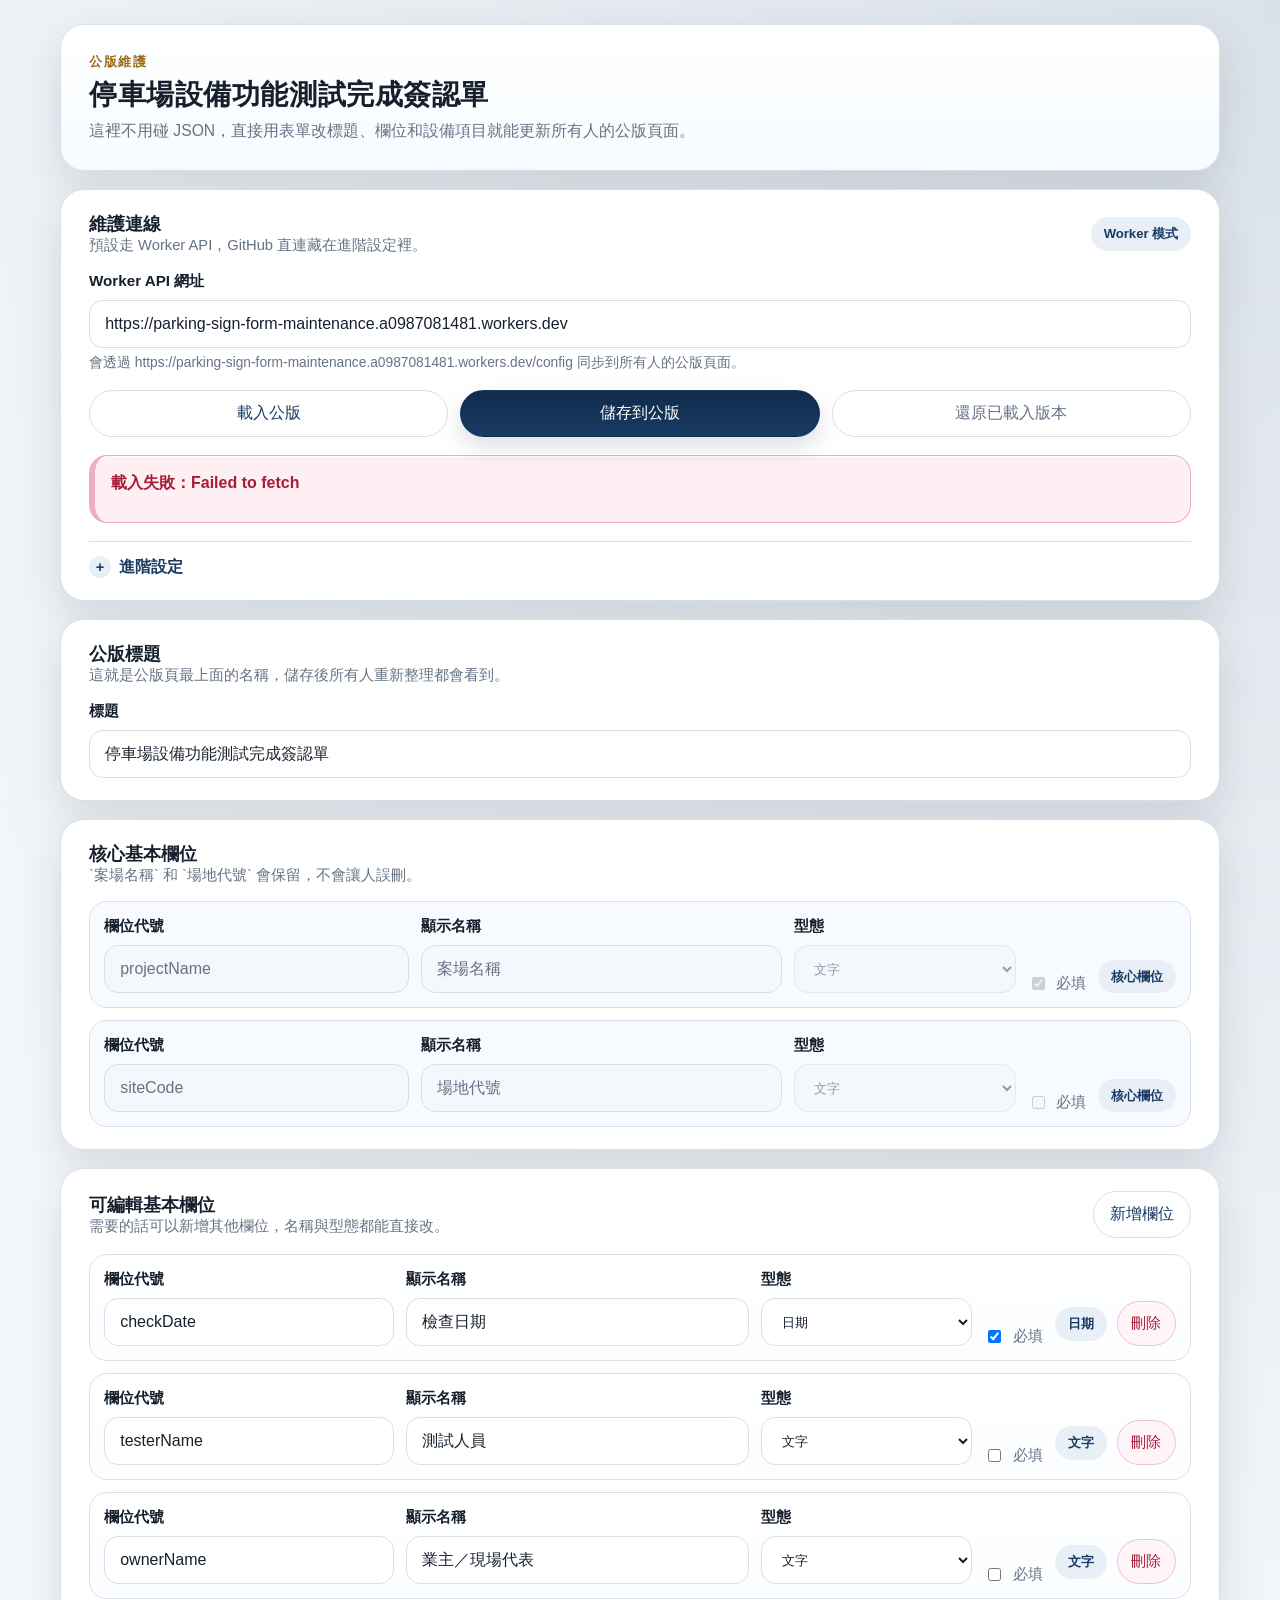
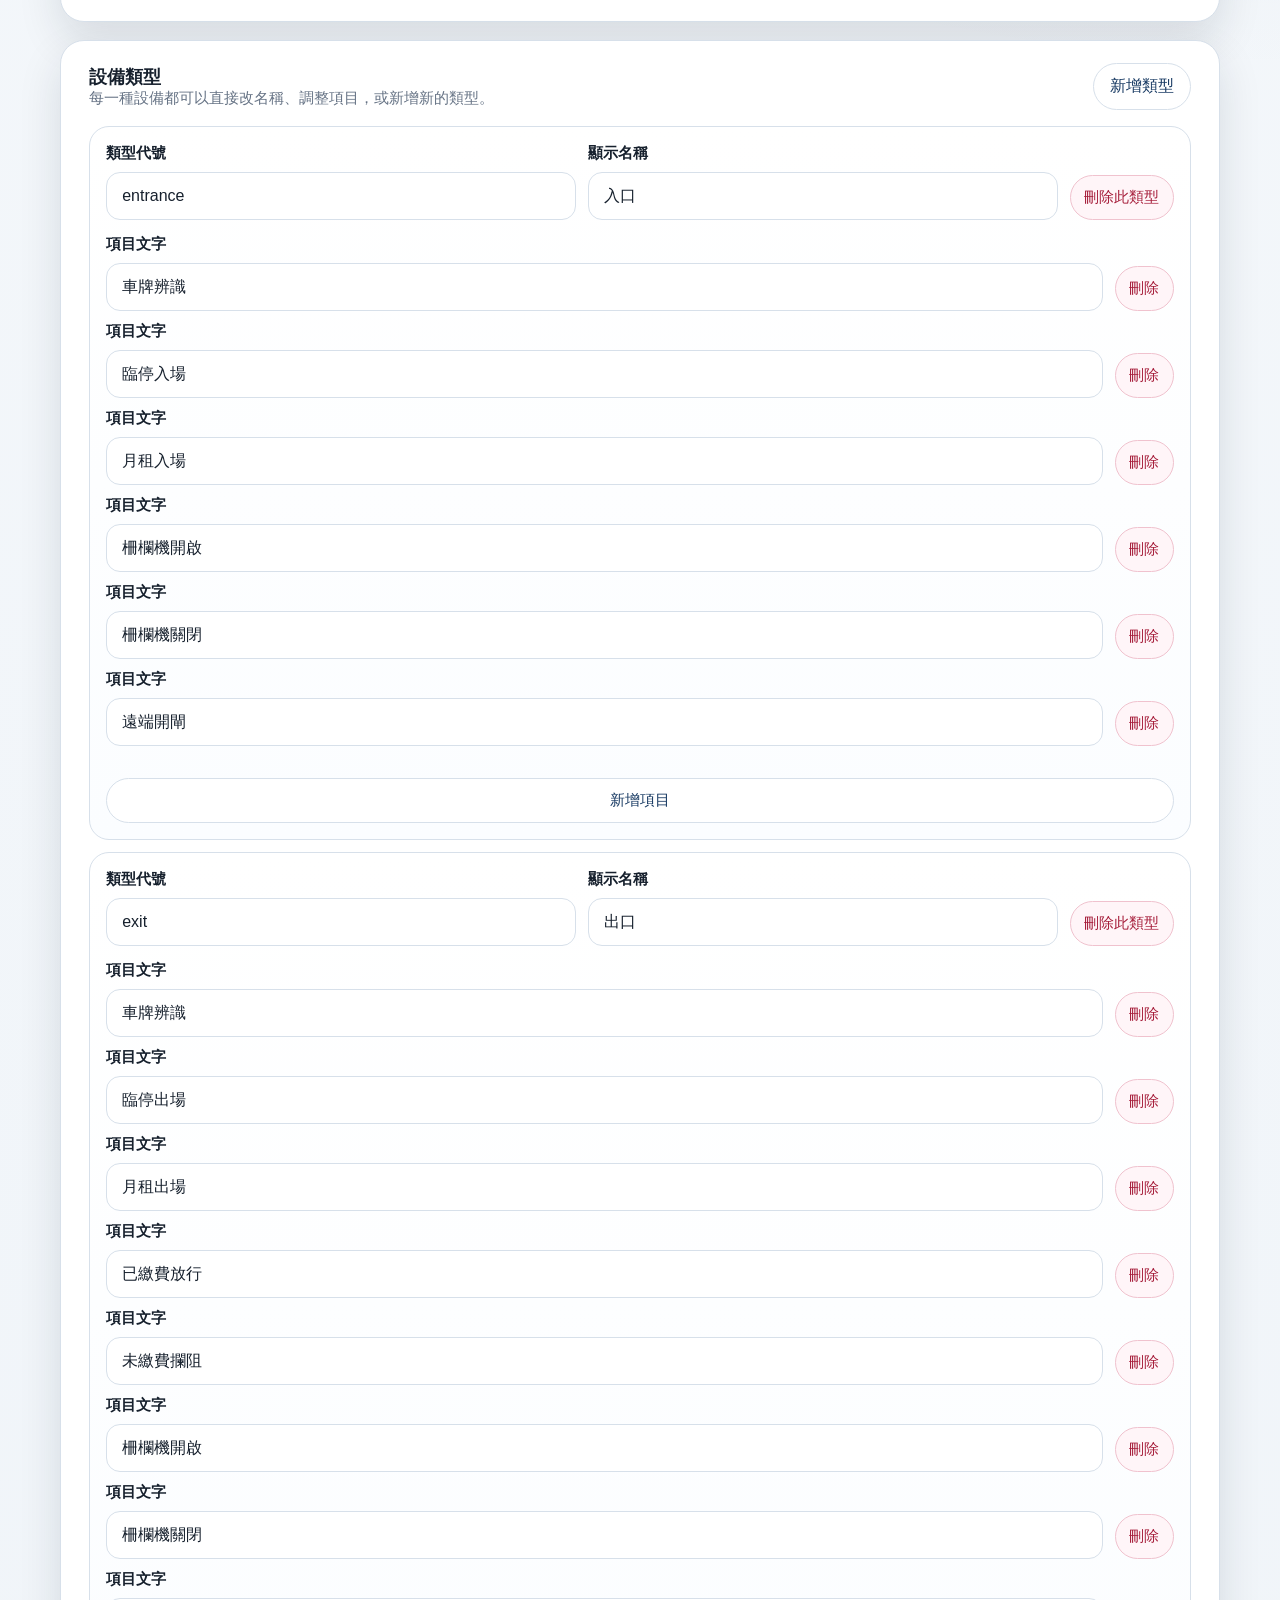
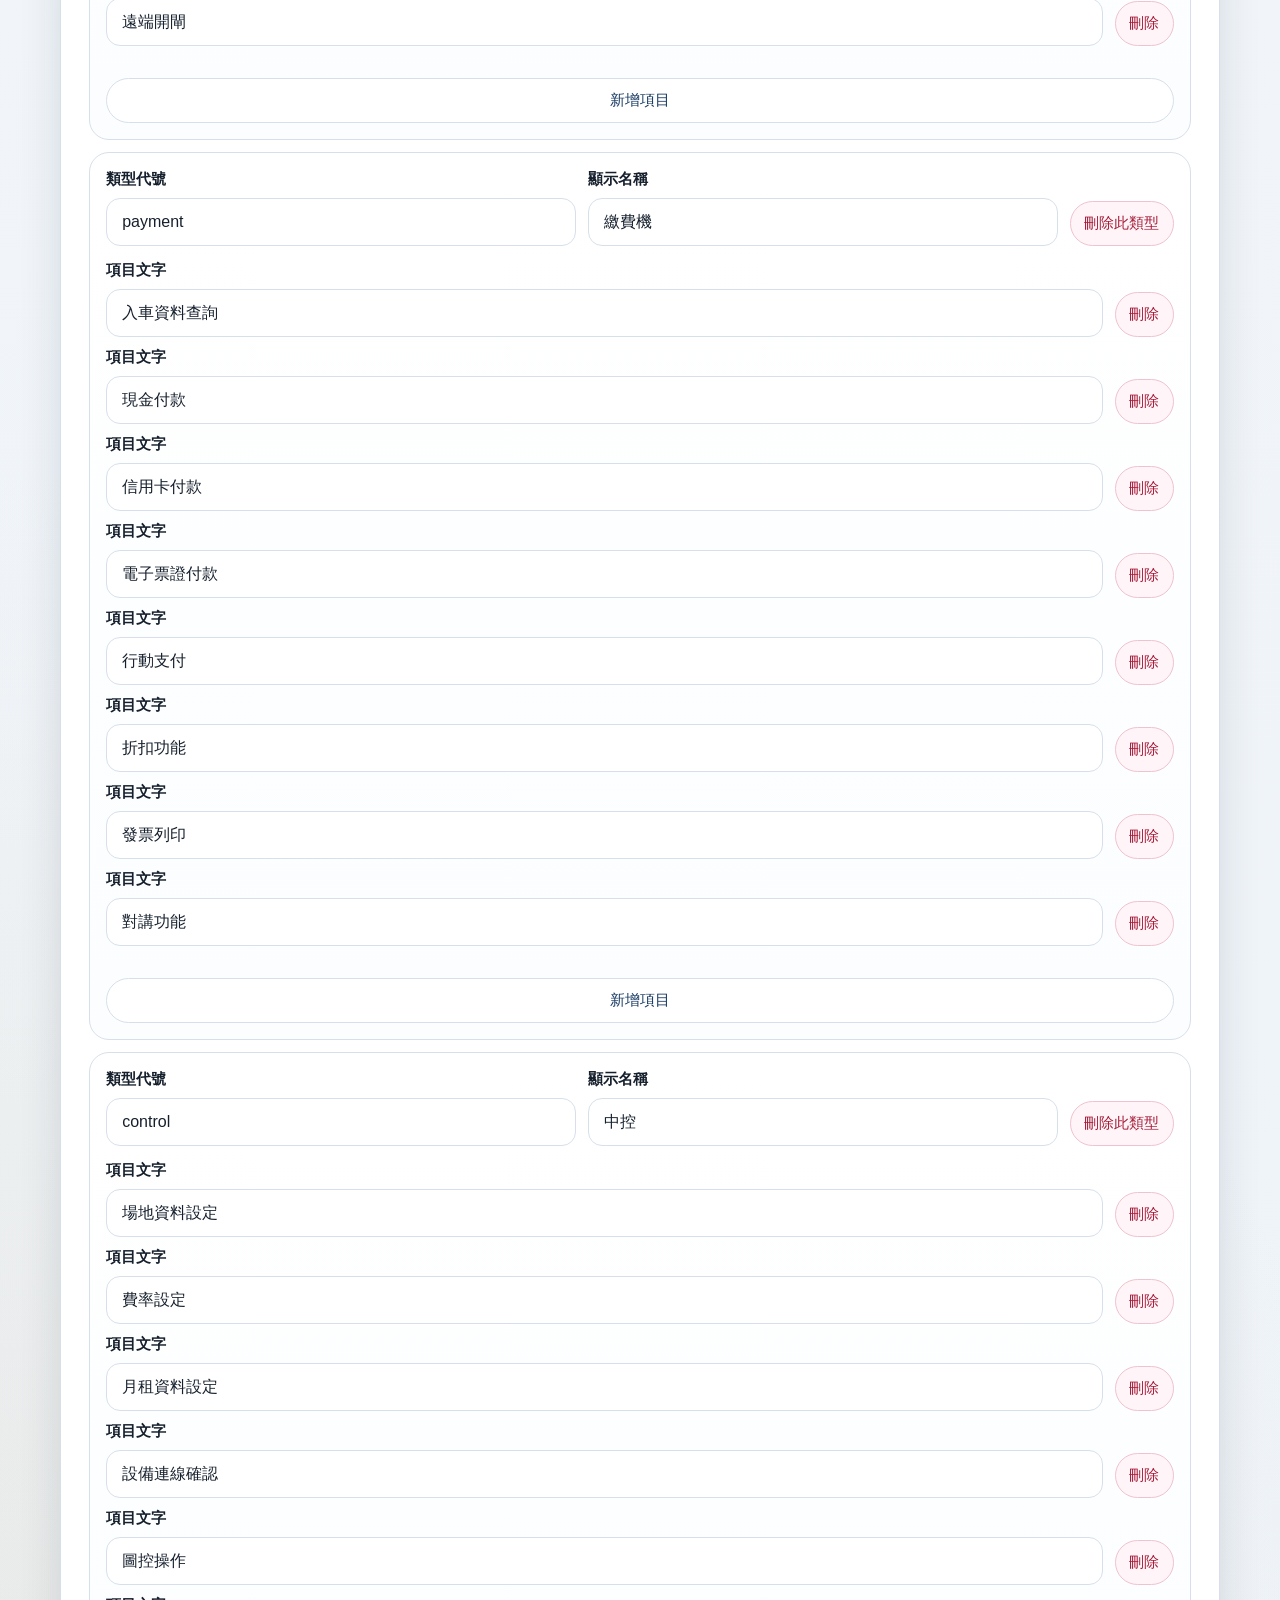
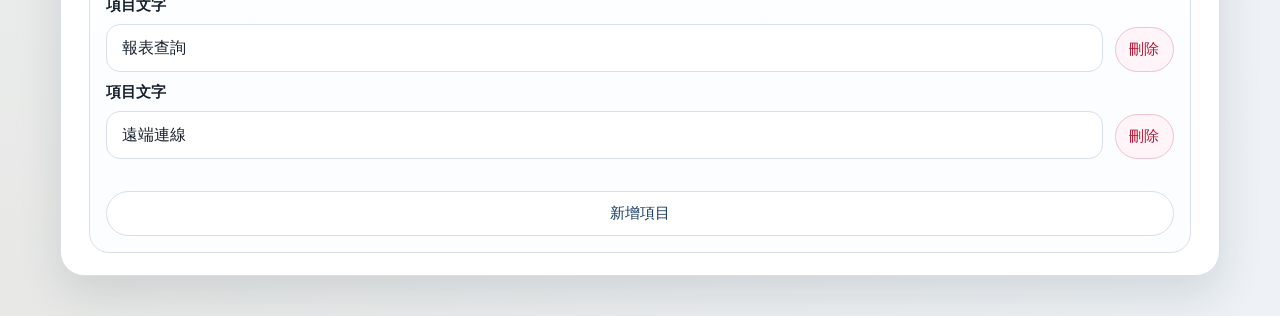
<file: admin.html>
<!doctype html>
<html lang="zh-Hant">
  <head>
    <meta charset="UTF-8" />
    <meta name="viewport" content="width=device-width, initial-scale=1.0" />
    <title>停車場設備功能測試完成簽認單 - 維護頁</title>
    <link rel="stylesheet" href="style.css?v=20260908-1" />
    <script src="config.js?v=20260908-1" defer></script>
    <script src="maintenance-settings.js?v=20260908-1" defer></script>
    <script src="config-loader.js?v=20260908-1" defer></script>
    <script src="github-contents.js?v=20260908-1" defer></script>
    <script src="maintenance-sync.js?v=20260908-1" defer></script>
    <script src="admin-config-form.js?v=20260908-1" defer></script>
    <script src="admin.js?v=20260908-1" defer></script>
  </head>
  <body class="admin-page">
    <main class="admin-shell">
      <section class="admin-hero">
        <p class="form-kicker">公版維護</p>
        <h1>停車場設備功能測試完成簽認單</h1>
        <p class="admin-lead">這裡不用碰 JSON，直接用表單改標題、欄位和設備項目就能更新所有人的公版頁面。</p>
      </section>

      <section class="admin-card">
        <div class="section-title">
          <div>
            <h2>維護連線</h2>
            <p>預設走 Worker API，GitHub 直連藏在進階設定裡。</p>
          </div>
          <span id="backend-mode-pill" class="field-pill field-pill--locked">未設定</span>
        </div>

        <div class="field-grid admin-settings-grid">
          <div class="field admin-api-field">
            <label for="api-base-url">Worker API 網址</label>
            <input id="api-base-url" type="url" placeholder="https://example.workers.dev" autocomplete="off" />
            <p id="backend-hint" class="field-help">填入 Worker 後，儲存就會同步到所有人的公版頁面。</p>
          </div>
        </div>

        <div class="inline-actions">
          <button id="load-button" type="button" class="secondary">載入公版</button>
          <button id="save-button" type="button" class="primary">儲存到公版</button>
          <button id="reset-button" type="button" class="ghost">還原已載入版本</button>
        </div>

        <p id="admin-status" class="config-status admin-status-banner" aria-live="polite" aria-atomic="true"></p>

        <details class="admin-advanced">
          <summary>進階設定</summary>
          <div class="admin-advanced__body">
            <p class="admin-advanced__note">只有 Worker 還沒建好，或要暫時直連 GitHub 時才需要這裡。</p>

            <div class="field-grid admin-settings-grid">
              <div class="field">
                <label for="repo-owner">Repo Owner</label>
                <input id="repo-owner" type="text" autocomplete="off" />
              </div>
              <div class="field">
                <label for="repo-name">Repo Name</label>
                <input id="repo-name" type="text" autocomplete="off" />
              </div>
              <div class="field">
                <label for="repo-branch">Branch</label>
                <input id="repo-branch" type="text" autocomplete="off" />
              </div>
              <div class="field">
                <label for="config-path">config.json 路徑</label>
                <input id="config-path" type="text" autocomplete="off" />
              </div>
              <div class="field admin-token-field">
                <label for="github-token">GitHub Token</label>
                <input id="github-token" type="password" autocomplete="off" />
                <label class="checkbox-inline">
                  <input id="remember-token" type="checkbox" />
                  記住這個 Token
                </label>
              </div>
            </div>
          </div>
        </details>
      </section>

      <section class="admin-card">
        <div class="section-title">
          <div>
            <h2>公版標題</h2>
            <p>這就是公版頁最上面的名稱，儲存後所有人重新整理都會看到。</p>
          </div>
        </div>

        <div class="field">
          <label for="config-title">標題</label>
          <input id="config-title" type="text" autocomplete="off" />
        </div>
      </section>

      <section class="admin-card">
        <div class="section-title">
          <div>
            <h2>核心基本欄位</h2>
            <p>`案場名稱` 和 `場地代號` 會保留，不會讓人誤刪。</p>
          </div>
        </div>

        <div id="core-basic-fields" class="field-list"></div>
      </section>

      <section class="admin-card">
        <div class="section-title">
          <div>
            <h2>可編輯基本欄位</h2>
            <p>需要的話可以新增其他欄位，名稱與型態都能直接改。</p>
          </div>
          <button id="add-basic-field" type="button" class="secondary">新增欄位</button>
        </div>

        <div id="basic-fields-list" class="field-list"></div>
      </section>

      <section class="admin-card">
        <div class="section-title">
          <div>
            <h2>設備類型</h2>
            <p>每一種設備都可以直接改名稱、調整項目，或新增新的類型。</p>
          </div>
          <button id="add-device-type" type="button" class="secondary">新增類型</button>
        </div>

        <div id="device-types-list" class="device-type-list"></div>
      </section>
    </main>
  </body>
</html>
</file>
<file: style.css>
:root {
  --bg: #eef3f8;
  --paper: #ffffff;
  --paper-soft: #f8fbfe;
  --text: #16202d;
  --muted: #667385;
  --line: #d7e0ea;
  --primary: #183a63;
  --primary-strong: #102b4b;
  --primary-soft: #e8eff7;
  --accent: #9b6b15;
  --danger: #a61d3a;
  --shadow: 0 18px 44px rgba(18, 30, 48, 0.12);
  --radius-xl: 24px;
  --radius-lg: 18px;
  --radius-md: 14px;
  --radius-sm: 10px;
}

* {
  box-sizing: border-box;
}

html {
  -webkit-text-size-adjust: 100%;
}

body {
  margin: 0;
  color: var(--text);
  font-family: "Noto Sans TC", "PingFang TC", "Microsoft JhengHei", sans-serif;
  background:
    radial-gradient(circle at top right, rgba(24, 58, 99, 0.12), transparent 32%),
    radial-gradient(circle at bottom left, rgba(155, 107, 21, 0.08), transparent 28%),
    linear-gradient(180deg, #f5f8fb 0%, var(--bg) 100%);
}

body.exporting {
  background: #fff;
}

button,
input,
textarea {
  font: inherit;
}

button {
  border: 1px solid transparent;
  border-radius: 999px;
  min-height: 44px;
  padding: 0.75rem 1rem;
  cursor: pointer;
  transition:
    transform 0.15s ease,
    box-shadow 0.15s ease,
    background-color 0.15s ease,
    color 0.15s ease,
    border-color 0.15s ease;
}

button:hover {
  transform: translateY(-1px);
}

button:active {
  transform: translateY(0);
}

button.primary {
  color: #fff;
  background: linear-gradient(180deg, var(--primary-strong), var(--primary));
  box-shadow: 0 10px 22px rgba(24, 58, 99, 0.16);
}

button.secondary {
  color: var(--primary);
  background: #fff;
  border-color: var(--line);
}

button.ghost {
  color: var(--muted);
  background: #fff;
  border-color: var(--line);
}

button.danger {
  color: var(--danger);
  background: #fff5f8;
  border-color: #f0c2ce;
}

button.small {
  min-height: 38px;
  padding-inline: 0.85rem;
  font-size: 0.92rem;
}

#app {
  width: min(1160px, calc(100% - 32px));
  margin: 0 auto;
  padding: 24px 0 40px;
}

.form-paper {
  overflow: hidden;
  border: 1px solid var(--line);
  border-radius: var(--radius-xl);
  background: var(--paper);
  box-shadow: var(--shadow);
}

.form-header {
  padding: 28px 28px 18px;
  background:
    linear-gradient(180deg, #ffffff 0%, #f8fbff 100%);
  border-bottom: 1px solid var(--line);
}

.form-kicker {
  margin: 0 0 8px;
  font-size: 0.82rem;
  font-weight: 700;
  letter-spacing: 0.12em;
  text-transform: uppercase;
  color: var(--accent);
}

#form-title {
  margin: 0;
  font-size: clamp(1.6rem, 2vw, 2.3rem);
  line-height: 1.2;
  letter-spacing: 0.02em;
}

.form-lead {
  margin: 10px 0 0;
  color: var(--muted);
  font-size: 0.96rem;
}

.config-status {
  margin: 14px 0 0;
  min-height: 1.25rem;
  color: var(--muted);
  font-size: 0.86rem;
  line-height: 1.5;
}

.config-status[data-tone='success'] {
  color: #0f6d3a;
}

.config-status[data-tone='warn'] {
  color: #8a5a00;
}

.config-status[data-tone='error'] {
  color: var(--danger);
}

.admin-page .config-status.admin-status-banner {
  margin-top: 18px;
  padding: 14px 16px;
  border: 1px solid #c9d7e7;
  border-left-width: 6px;
  border-radius: 18px;
  background: #eef4fb;
  color: var(--primary-strong);
  font-size: 1rem;
  font-weight: 700;
  line-height: 1.65;
  min-height: 68px;
  box-shadow: inset 0 1px 0 rgba(255, 255, 255, 0.85);
  scroll-margin-top: 16px;
}

.admin-page .config-status.admin-status-banner[data-tone='success'] {
  background: #ecf8ef;
  border-color: #9fd1b1;
  color: #0f6d3a;
}

.admin-page .config-status.admin-status-banner[data-tone='warn'] {
  background: #fff7e2;
  border-color: #e6c26a;
  color: #8a5a00;
}

.admin-page .config-status.admin-status-banner[data-tone='error'] {
  background: #fdeff2;
  border-color: #eeaebd;
  color: var(--danger);
}

.admin-shell {
  width: min(1160px, calc(100% - 32px));
  margin: 0 auto;
  padding: 24px 0 40px;
  display: grid;
  gap: 18px;
}

.admin-hero,
.admin-card {
  border: 1px solid var(--line);
  border-radius: var(--radius-xl);
  background: var(--paper);
  box-shadow: var(--shadow);
}

.admin-hero {
  padding: 28px;
  background:
    linear-gradient(180deg, #ffffff 0%, #f7fbff 100%);
}

.admin-hero h1 {
  margin: 0;
  font-size: clamp(1.7rem, 2.2vw, 2.4rem);
  line-height: 1.15;
  letter-spacing: 0.02em;
}

.admin-lead {
  margin: 10px 0 0;
  color: var(--muted);
  font-size: 0.98rem;
}

.admin-card {
  padding: 22px 28px;
}

.admin-settings-grid {
  margin-top: 14px;
}

.admin-api-field {
  grid-column: 1 / -1;
}

.admin-token-field {
  grid-column: 1 / -1;
}

.admin-card .section-title {
  margin-bottom: 16px;
}

.admin-advanced {
  margin-top: 18px;
  padding-top: 14px;
  border-top: 1px solid var(--line);
}

.admin-advanced > summary {
  display: flex;
  align-items: center;
  gap: 8px;
  cursor: pointer;
  font-weight: 700;
  color: var(--primary);
  list-style: none;
}

.admin-advanced > summary::-webkit-details-marker {
  display: none;
}

.admin-advanced > summary::before {
  content: '+';
  display: inline-flex;
  align-items: center;
  justify-content: center;
  width: 22px;
  height: 22px;
  border-radius: 999px;
  background: var(--primary-soft);
  color: var(--primary);
  font-size: 0.9rem;
  line-height: 1;
}

.admin-advanced[open] > summary::before {
  content: '–';
}

.admin-advanced__body {
  margin-top: 12px;
}

.admin-advanced__note {
  margin: 0 0 12px;
  color: var(--muted);
  font-size: 0.92rem;
}

.field-list,
.device-type-list {
  display: flex;
  flex-direction: column;
  gap: 12px;
}

.field-row {
  display: grid;
  grid-template-columns: minmax(0, 1.1fr) minmax(0, 1.3fr) minmax(150px, 0.8fr) auto auto;
  align-items: end;
  gap: 12px;
  padding: 14px;
  border: 1px solid var(--line);
  border-radius: var(--radius-lg);
  background: linear-gradient(180deg, #fff 0%, #fbfdff 100%);
}

.field-row--locked {
  background: #f7fbff;
}

.field-row .field {
  min-width: 0;
}

.field-row__meta {
  display: flex;
  align-items: center;
  justify-content: flex-end;
  flex-wrap: wrap;
  gap: 10px;
}

.field-pill {
  display: inline-flex;
  align-items: center;
  gap: 6px;
  padding: 0.48rem 0.8rem;
  border-radius: 999px;
  background: var(--primary-soft);
  color: var(--primary);
  font-size: 0.82rem;
  font-weight: 700;
  white-space: nowrap;
}

.field-pill--locked {
  background: #eef3f8;
  color: var(--muted);
}

.field-inline {
  justify-self: start;
}

.field-row .field input,
.field-row .field textarea,
.field-row .field select,
.device-type-card .field input,
.device-type-card .field textarea,
.device-type-card .field select {
  width: 100%;
  min-height: 48px;
  padding: 0.8rem 0.95rem;
  border: 1px solid var(--line);
  border-radius: var(--radius-md);
  background: #fff;
  color: var(--text);
  transition: border-color 0.15s ease, box-shadow 0.15s ease;
}

.field-row .field textarea {
  min-height: 96px;
}

.field-row .field input:focus,
.field-row .field textarea:focus,
.field-row .field select:focus,
.device-type-card .field input:focus,
.device-type-card .field textarea:focus,
.device-type-card .field select:focus {
  outline: none;
  border-color: #8fa5bf;
  box-shadow: 0 0 0 3px rgba(24, 58, 99, 0.12);
}

.field-row .field input:disabled,
.field-row .field textarea:disabled,
.field-row .field select:disabled,
.device-type-card .field input:disabled,
.device-type-card .field textarea:disabled,
.device-type-card .field select:disabled {
  color: var(--muted);
  background: #f4f7fb;
}

.device-type-card {
  display: grid;
  gap: 14px;
  padding: 16px;
  border: 1px solid var(--line);
  border-radius: 20px;
  background: linear-gradient(180deg, #fff 0%, #fbfdff 100%);
}

.device-type-card__head {
  display: grid;
  grid-template-columns: repeat(2, minmax(0, 1fr)) auto;
  gap: 12px;
  align-items: end;
}

.device-type-card__head .field {
  min-width: 0;
}

.device-item-list {
  display: flex;
  flex-direction: column;
  gap: 10px;
}

.device-item-row {
  display: grid;
  grid-template-columns: minmax(0, 1fr) auto;
  gap: 12px;
  align-items: end;
}

.device-item-row__field {
  margin: 0;
}

.device-type-actions {
  margin-top: 0;
}

.checkbox-inline {
  display: inline-flex;
  align-items: center;
  gap: 0.55rem;
  margin-top: 0.75rem;
  color: var(--muted);
  font-size: 0.92rem;
}

.inline-actions {
  display: flex;
  flex-wrap: wrap;
  gap: 12px;
  margin-top: 18px;
}

.inline-actions button {
  flex: 1 1 180px;
}

.section-card {
  padding: 22px 28px;
  border-bottom: 1px solid var(--line);
}

.section-title {
  display: flex;
  align-items: center;
  justify-content: space-between;
  gap: 12px;
  margin: 0 0 14px;
}

.section-title h2,
.section-title h3 {
  margin: 0;
  font-size: 1.1rem;
}

.section-title p {
  margin: 0;
  color: var(--muted);
  font-size: 0.92rem;
}

.field-grid {
  display: grid;
  grid-template-columns: repeat(2, minmax(0, 1fr));
  gap: 16px;
}

.field {
  display: flex;
  flex-direction: column;
  gap: 8px;
}

.field label {
  font-size: 0.95rem;
  font-weight: 700;
}

.required-mark {
  margin-left: 4px;
  color: var(--accent);
}

.field input,
.field textarea {
  width: 100%;
  min-height: 48px;
  padding: 0.8rem 0.95rem;
  border: 1px solid var(--line);
  border-radius: var(--radius-md);
  background: #fff;
  color: var(--text);
  transition: border-color 0.15s ease, box-shadow 0.15s ease;
}

.field select {
  width: 100%;
  min-height: 48px;
  padding: 0.8rem 0.95rem;
  border: 1px solid var(--line);
  border-radius: var(--radius-md);
  background: #fff;
  color: var(--text);
}

.field textarea {
  min-height: 120px;
  resize: vertical;
}

.export-note-text {
  display: none;
}

.field input:focus,
.field textarea:focus,
.field select:focus,
.device-card input:focus,
.device-card select:focus,
.signature-card canvas:focus {
  outline: none;
  border-color: #8fa5bf;
  box-shadow: 0 0 0 3px rgba(24, 58, 99, 0.12);
}

.field input:disabled,
.field textarea:disabled,
.field select:disabled {
  color: var(--muted);
  background: #f4f7fb;
}

.field-help {
  margin: -2px 0 0;
  font-size: 0.86rem;
  color: var(--muted);
}

.device-action-grid {
  display: flex;
  flex-wrap: wrap;
  gap: 12px;
}

.device-list {
  display: flex;
  flex-direction: column;
  gap: 16px;
  padding: 18px 28px 22px;
  border-bottom: 1px solid var(--line);
}

.device-card {
  padding: 18px;
  border: 1px solid var(--line);
  border-radius: 20px;
  background: linear-gradient(180deg, #fff 0%, #fbfdff 100%);
  break-inside: avoid;
  page-break-inside: avoid;
}

.device-card__head {
  display: flex;
  justify-content: space-between;
  align-items: flex-start;
  gap: 12px;
  margin-bottom: 14px;
}

.device-card__title {
  margin: 0;
  font-size: 1.12rem;
}

.device-card__meta {
  margin-top: 4px;
  color: var(--muted);
  font-size: 0.92rem;
}

.device-fields {
  display: grid;
  grid-template-columns: repeat(2, minmax(0, 1fr));
  gap: 12px;
  margin-bottom: 16px;
}

.device-field {
  display: flex;
  flex-direction: column;
  gap: 8px;
}

.device-field label {
  font-size: 0.9rem;
  font-weight: 700;
}

.device-field input {
  width: 100%;
  min-height: 46px;
  padding: 0.75rem 0.9rem;
  border: 1px solid var(--line);
  border-radius: var(--radius-md);
  background: #fff;
}

.device-items {
  display: grid;
  grid-template-columns: repeat(2, minmax(0, 1fr));
  gap: 10px 12px;
}

.check-item {
  display: flex;
  align-items: flex-start;
  gap: 10px;
  padding: 10px 12px;
  border: 1px solid #e2e8f0;
  border-radius: 14px;
  background: #fff;
}

.check-item input {
  width: 20px;
  height: 20px;
  margin-top: 2px;
  flex: 0 0 auto;
  accent-color: var(--primary);
}

.check-item span {
  line-height: 1.4;
}

.device-actions {
  display: flex;
  flex-wrap: wrap;
  gap: 10px;
  margin-top: 14px;
}

.empty-state {
  padding: 18px;
  border: 1px dashed var(--line);
  border-radius: 16px;
  background: var(--paper-soft);
  color: var(--muted);
}

.signature-summary-grid {
  display: grid;
  grid-template-columns: repeat(2, minmax(0, 1fr));
  gap: 16px;
}

.signature-workspace {
  display: grid;
  grid-template-columns: minmax(0, 1fr);
  gap: 16px;
}

.signature-summary-card {
  display: grid;
  gap: 12px;
  padding: 16px;
  border: 1px solid var(--line);
  border-radius: 20px;
  background: linear-gradient(180deg, #fff 0%, #fbfdff 100%);
}

.signature-summary-card--signed {
  border-color: #9fd1b1;
  background: linear-gradient(180deg, #f4fbf6 0%, #ffffff 100%);
}

.signature-summary-card__head {
  display: flex;
  align-items: flex-start;
  justify-content: space-between;
  gap: 10px;
}

.signature-summary-card__title {
  margin: 0;
  font-size: 1.02rem;
}

.signature-summary-card__status {
  display: inline-flex;
  align-items: center;
  padding: 0.4rem 0.7rem;
  border-radius: 999px;
  background: #eef4fb;
  color: var(--primary);
  font-size: 0.82rem;
  font-weight: 700;
  white-space: nowrap;
}

.signature-summary-card__status--signed {
  background: #ecf8ef;
  color: #0f6d3a;
}

.signature-preview {
  min-height: 160px;
  display: flex;
  align-items: center;
  justify-content: center;
  padding: 14px;
  border: 1px dashed #cfd7e3;
  border-radius: 16px;
  background: #f8fbfe;
  overflow: hidden;
}

.signature-preview--signed {
  border-style: solid;
  background: #fff;
}

.signature-preview img {
  display: block;
  width: 100%;
  height: 100%;
  object-fit: contain;
}

.signature-preview__empty {
  margin: 0;
  color: var(--muted);
  font-weight: 600;
}

.signature-grid {
  display: grid;
  grid-template-columns: repeat(2, minmax(0, 1fr));
  gap: 16px;
}

.signature-intro {
  margin: 0 0 14px;
  padding: 12px 14px;
  border-radius: 14px;
  background: #f4f7fb;
  color: var(--text);
}

.signature-card {
  padding: 16px;
  border: 1px solid var(--line);
  border-radius: 18px;
  background: #fff;
  break-inside: avoid;
  page-break-inside: avoid;
}

.signature-card__head {
  display: flex;
  align-items: flex-start;
  justify-content: space-between;
  gap: 12px;
  margin-bottom: 10px;
}

.signature-card__title {
  margin: 0;
  font-size: 1rem;
}

.signature-card__note {
  margin: 6px 0 0;
  color: var(--muted);
  font-size: 0.88rem;
}

.signature-signer-switcher {
  display: flex;
  flex-wrap: wrap;
  gap: 10px;
  margin: 12px 0 8px;
}

.signature-signer-switcher__button {
  flex: 1 1 220px;
  text-align: left;
  line-height: 1.35;
}

.signature-signer-switcher__button.is-active,
.signature-signer-switcher__button[aria-pressed='true'] {
  background: #183a63;
  border-color: #183a63;
  color: #fff;
  box-shadow: 0 10px 20px rgba(24, 58, 99, 0.18);
}

.signature-switcher-help {
  margin: 0 0 14px;
  color: var(--muted);
  font-size: 0.92rem;
}

.signature-canvas {
  display: block;
  width: 100%;
  height: 180px;
  border: 1px solid #cfd7e3;
  border-radius: 16px;
  background:
    linear-gradient(180deg, #fff 0%, #fbfdff 100%);
  touch-action: none;
}

.signature-actions {
  display: flex;
  justify-content: flex-end;
  gap: 10px;
  margin-top: 12px;
}

.signature-editor-toolbar {
  display: flex;
  flex-wrap: wrap;
  gap: 12px;
  margin: 18px 0 4px;
  padding: 12px;
  border: 1px solid var(--line);
  border-radius: 18px;
  background: rgba(255, 255, 255, 0.92);
  backdrop-filter: blur(8px);
  position: sticky;
  top: 12px;
  z-index: 2;
  box-shadow: 0 8px 20px rgba(18, 30, 48, 0.1);
}

.signature-editor-toolbar button {
  flex: 1 1 180px;
}

body.signature-mode {
  overflow: hidden;
}

body.signature-mode #app {
  width: min(1160px, calc(100% - 16px));
  height: 100dvh;
  padding: 12px 0;
  box-sizing: border-box;
}

body.signature-mode .form-paper {
  height: 100%;
  min-height: 0;
  display: flex;
  flex-direction: column;
}

body.signature-mode #basic-section,
body.signature-mode #device-action-section,
body.signature-mode #device-list,
body.signature-mode #note-section,
body.signature-mode #form-footer,
body.signature-mode #action-buttons {
  display: none !important;
}

body.signature-mode #signature-section {
  flex: 1 1 auto;
  min-height: 0;
  overflow-y: auto;
  -webkit-overflow-scrolling: touch;
  touch-action: pan-y;
  overscroll-behavior-y: contain;
  padding-bottom: calc(22px + env(safe-area-inset-bottom) + 96px);
  scroll-padding-bottom: calc(96px + env(safe-area-inset-bottom));
}

body.signature-mode .signature-summary-actions {
  display: none;
}

body.signature-mode .signature-intro {
  background: #eef4fb;
}

body.signature-mode .signature-workspace {
  margin-top: 6px;
}

body.signature-mode .signature-card {
  padding: 18px;
  border-radius: 22px;
}

body.signature-mode .signature-canvas {
  height: min(44vh, 420px);
}

.form-footer {
  padding: 18px 28px 24px;
}

.form-footer__row {
  display: flex;
  justify-content: space-between;
  gap: 12px;
  color: var(--muted);
  font-size: 0.92rem;
}

.form-footer__row strong {
  color: var(--text);
}

.action-bar {
  display: flex;
  flex-wrap: wrap;
  gap: 12px;
  padding-top: 20px;
}

.action-bar button {
  flex: 1 1 180px;
}

.no-print {
  /* 於列印與匯出模式中隱藏。 */
}

.exporting .no-print,
.exporting #device-action-section,
.exporting .empty-state-action,
.exporting .signature-actions,
.exporting .signature-editor-toolbar,
.exporting .signature-summary-actions,
.exporting .device-actions,
.exporting #action-buttons {
  display: none !important;
}

.exporting #app {
  width: min(980px, calc(100% - 16px));
}

.exporting .form-paper {
  box-shadow: none;
}

.exporting body {
  background: #fff;
}

.exporting .form-header,
.exporting .section-card,
.exporting .device-list,
.exporting .device-card,
.exporting .device-type-card,
.exporting .signature-card,
.exporting .signature-summary-card,
.exporting .signature-preview,
.exporting .signature-intro,
.exporting .form-footer {
  background: #fff !important;
  background-image: none !important;
  box-shadow: none !important;
}

.exporting .field-row,
.exporting .check-item,
.exporting .device-item {
  background: #fff !important;
  box-shadow: none !important;
}

.exporting #overall-note {
  display: none !important;
}

.exporting .export-note-text {
  display: block;
  min-height: 120px;
  padding: 0.8rem 0.95rem;
  border: 1px solid var(--line);
  border-radius: var(--radius-md);
  background: #fff;
  color: var(--text);
  white-space: pre-wrap;
  overflow-wrap: anywhere;
  word-break: break-word;
}

.exporting .signature-summary-grid,
.exporting .signature-grid {
  grid-template-columns: minmax(0, 1fr);
}

@media (max-width: 860px) {
  #app {
    width: min(100%, calc(100% - 18px));
    padding-top: 12px;
  }

  .field-grid,
  .device-fields,
  .device-items,
  .signature-grid,
  .signature-summary-grid,
  .signature-workspace {
    grid-template-columns: 1fr;
  }

  .section-card,
  .device-list,
  .form-header,
  .form-footer {
    padding-left: 16px;
    padding-right: 16px;
  }

  .device-card__head,
  .signature-card__head,
  .form-footer__row {
    flex-direction: column;
    align-items: flex-start;
  }

  .action-bar button {
    flex-basis: 100%;
  }

  .admin-shell {
    width: min(100%, calc(100% - 18px));
    padding-top: 12px;
  }

  .admin-hero,
  .admin-card {
    padding-left: 16px;
    padding-right: 16px;
  }

  .inline-actions button {
    flex-basis: 100%;
  }

  .field-row,
  .device-type-card__head,
  .device-item-row {
    grid-template-columns: 1fr;
  }

  .field-row__meta {
    justify-content: flex-start;
  }

  .field-inline {
    justify-self: start;
  }

  .device-type-card__head .field {
    width: 100%;
  }

  body.signature-mode .signature-editor-toolbar {
    position: static;
    z-index: 2;
    padding: 12px;
    margin-top: 0;
    border-radius: 18px;
    background: rgba(255, 255, 255, 0.92);
    backdrop-filter: blur(8px);
    box-shadow: 0 8px 20px rgba(18, 30, 48, 0.1);
  }
}

@media print {
  @page {
    size: A4;
    margin: 12mm;
  }

  body {
    background: #fff !important;
    color: #000;
    -webkit-print-color-adjust: exact;
    print-color-adjust: exact;
  }

  #app {
    width: 100% !important;
    padding: 0 !important;
  }

  .form-paper {
    border: none;
    border-radius: 0;
    box-shadow: none;
  }

  #device-action-section,
  #action-buttons,
  .no-print,
  .signature-actions,
  .empty-state-action {
    display: none !important;
  }

  .section-card,
  .device-card,
  .signature-card,
  .device-list,
  .form-header,
  .form-footer {
    break-inside: avoid;
    page-break-inside: avoid;
  }

  .field input,
  .field textarea,
  .device-field input,
  .signature-canvas {
    box-shadow: none !important;
  }
}
</file>
